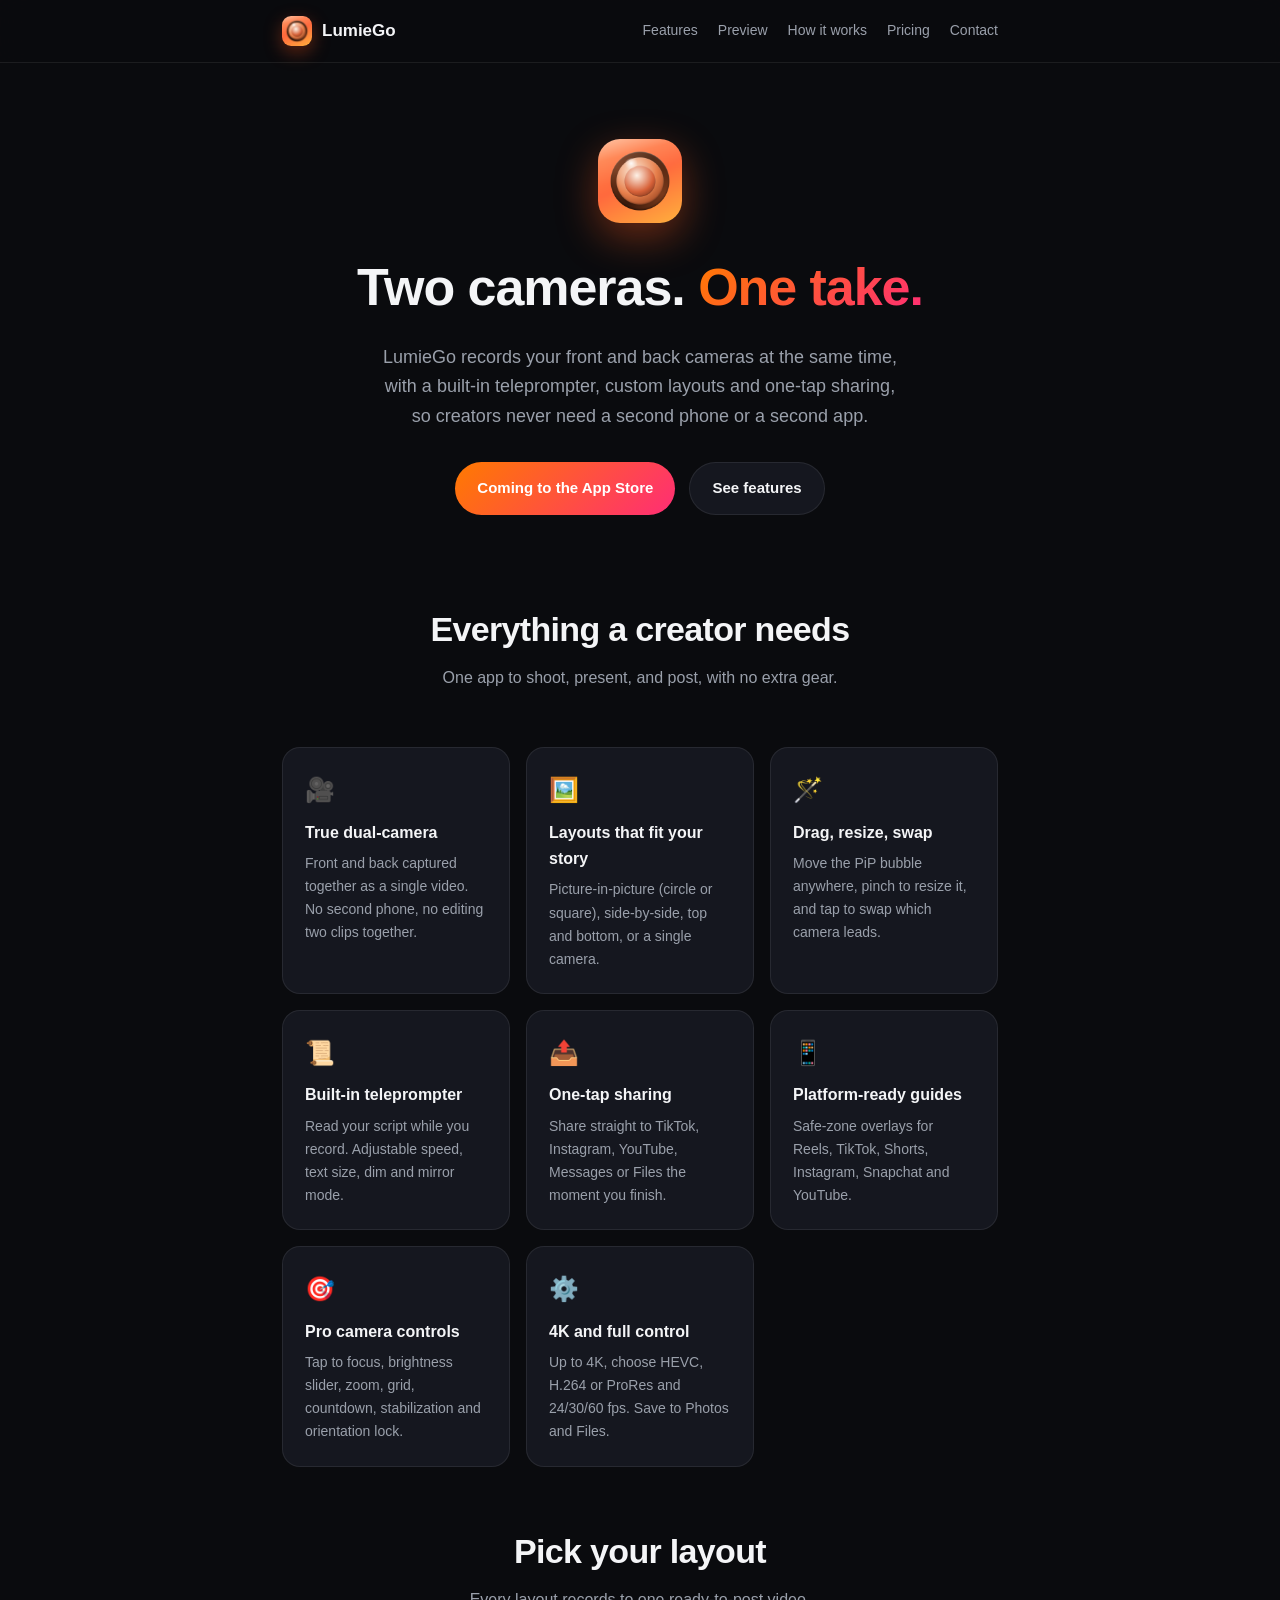
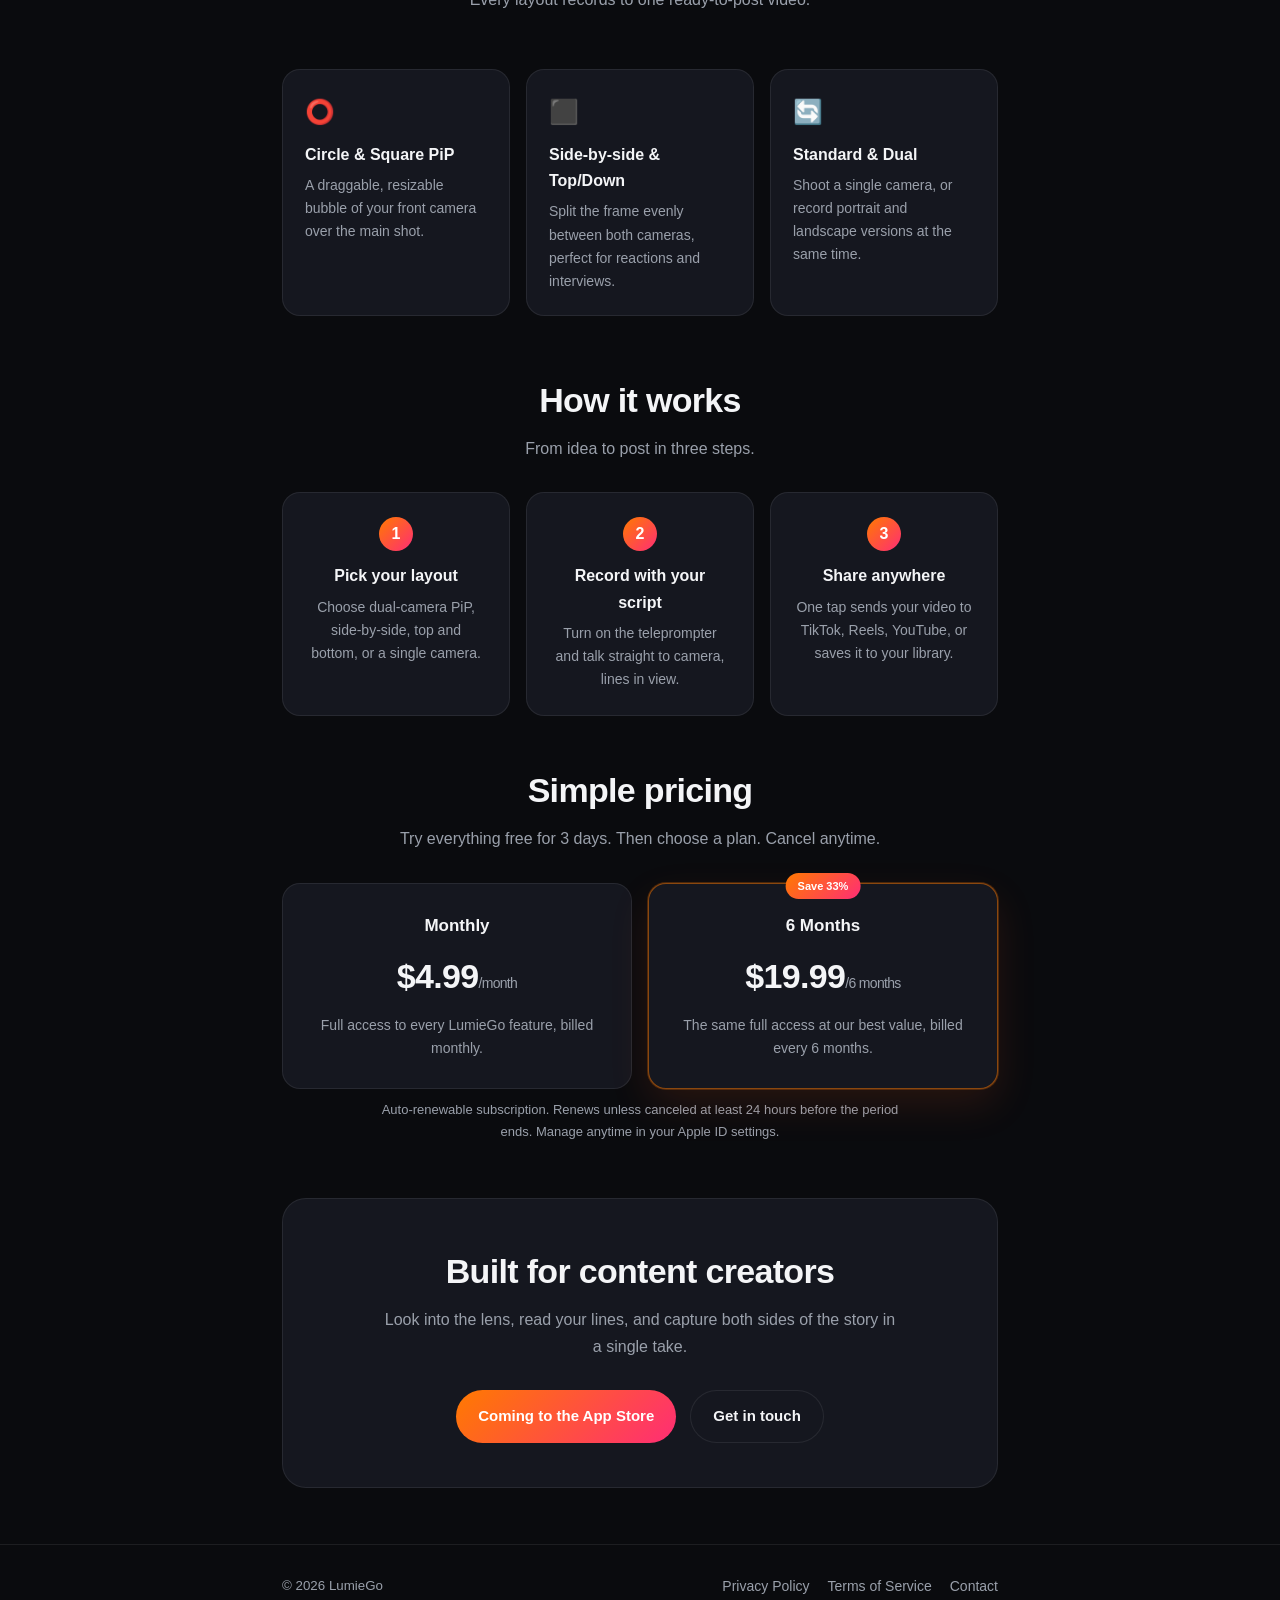
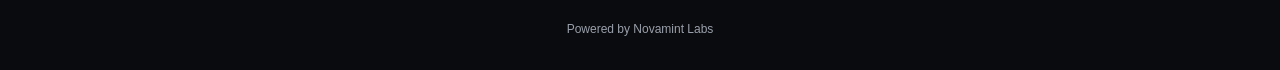
<file: index.html>
<!DOCTYPE html>
<html lang="en">
<head>
  <meta charset="UTF-8" />
  <meta name="viewport" content="width=device-width, initial-scale=1.0" />
  <title>LumieGo - Dual-Camera Recording for Creators</title>
  <meta name="description" content="LumieGo records your front and back cameras at once with PiP, side-by-side, one-tap sharing and a built-in teleprompter. Built for content creators." />
  <link rel="stylesheet" href="styles.css" />
</head>
<body>
  <nav class="nav">
    <div class="wrap">
      <div class="brand"><img class="logo" src="logo.png" alt="LumieGo" /> LumieGo</div>
      <div class="nav-links">
        <a href="#features">Features</a>
        <a href="preview.html">Preview</a>
        <a href="#how">How it works</a>
        <a href="#pricing">Pricing</a>
        <a class="keep" href="contact.html">Contact</a>
      </div>
    </div>
  </nav>

  <!-- Hero -->
  <header class="hero">
    <div class="wrap">
      <img class="logo-lg" src="logo.png" alt="LumieGo" />
      <h1>Two cameras. <span class="gradient-text">One take.</span></h1>
      <p>LumieGo records your front and back cameras at the same time, with a built-in teleprompter, custom layouts and one-tap sharing, so creators never need a second phone or a second app.</p>
      <div class="cta">
        <a class="btn btn-primary" href="#">Coming to the App Store</a>
        <a class="btn btn-ghost" href="#features">See features</a>
      </div>
    </div>
  </header>

  <main class="wrap">
    <!-- Features -->
    <h2 class="section-title" id="features">Everything a creator needs</h2>
    <p class="section-sub">One app to shoot, present, and post, with no extra gear.</p>
    <section class="features">
      <div class="feature">
        <div class="ic">🎥</div>
        <h3>True dual-camera</h3>
        <p>Front and back captured together as a single video. No second phone, no editing two clips together.</p>
      </div>
      <div class="feature">
        <div class="ic">🖼️</div>
        <h3>Layouts that fit your story</h3>
        <p>Picture-in-picture (circle or square), side-by-side, top and bottom, or a single camera.</p>
      </div>
      <div class="feature">
        <div class="ic">🪄</div>
        <h3>Drag, resize, swap</h3>
        <p>Move the PiP bubble anywhere, pinch to resize it, and tap to swap which camera leads.</p>
      </div>
      <div class="feature">
        <div class="ic">📜</div>
        <h3>Built-in teleprompter</h3>
        <p>Read your script while you record. Adjustable speed, text size, dim and mirror mode.</p>
      </div>
      <div class="feature">
        <div class="ic">📤</div>
        <h3>One-tap sharing</h3>
        <p>Share straight to TikTok, Instagram, YouTube, Messages or Files the moment you finish.</p>
      </div>
      <div class="feature">
        <div class="ic">📱</div>
        <h3>Platform-ready guides</h3>
        <p>Safe-zone overlays for Reels, TikTok, Shorts, Instagram, Snapchat and YouTube.</p>
      </div>
      <div class="feature">
        <div class="ic">🎯</div>
        <h3>Pro camera controls</h3>
        <p>Tap to focus, brightness slider, zoom, grid, countdown, stabilization and orientation lock.</p>
      </div>
      <div class="feature">
        <div class="ic">⚙️</div>
        <h3>4K and full control</h3>
        <p>Up to 4K, choose HEVC, H.264 or ProRes and 24/30/60 fps. Save to Photos and Files.</p>
      </div>
    </section>

    <!-- Layouts -->
    <h2 class="section-title" id="layouts">Pick your layout</h2>
    <p class="section-sub">Every layout records to one ready-to-post video.</p>
    <section class="features">
      <div class="feature">
        <div class="ic">⭕</div>
        <h3>Circle &amp; Square PiP</h3>
        <p>A draggable, resizable bubble of your front camera over the main shot.</p>
      </div>
      <div class="feature">
        <div class="ic">⬛</div>
        <h3>Side-by-side &amp; Top/Down</h3>
        <p>Split the frame evenly between both cameras, perfect for reactions and interviews.</p>
      </div>
      <div class="feature">
        <div class="ic">🔄</div>
        <h3>Standard &amp; Dual</h3>
        <p>Shoot a single camera, or record portrait and landscape versions at the same time.</p>
      </div>
    </section>

    <!-- How it works -->
    <h2 class="section-title" id="how">How it works</h2>
    <p class="section-sub">From idea to post in three steps.</p>
    <section class="steps">
      <div class="step">
        <div class="num">1</div>
        <h3>Pick your layout</h3>
        <p>Choose dual-camera PiP, side-by-side, top and bottom, or a single camera.</p>
      </div>
      <div class="step">
        <div class="num">2</div>
        <h3>Record with your script</h3>
        <p>Turn on the teleprompter and talk straight to camera, lines in view.</p>
      </div>
      <div class="step">
        <div class="num">3</div>
        <h3>Share anywhere</h3>
        <p>One tap sends your video to TikTok, Reels, YouTube, or saves it to your library.</p>
      </div>
    </section>

    <!-- Pricing -->
    <h2 class="section-title" id="pricing">Simple pricing</h2>
    <p class="section-sub">Try everything free for 3 days. Then choose a plan. Cancel anytime.</p>
    <section class="pricing">
      <div class="price-card">
        <h3>Monthly</h3>
        <div class="price">$4.99<span>/month</span></div>
        <p>Full access to every LumieGo feature, billed monthly.</p>
      </div>
      <div class="price-card featured">
        <div class="tag">Save 33%</div>
        <h3>6 Months</h3>
        <div class="price">$19.99<span>/6 months</span></div>
        <p>The same full access at our best value, billed every 6 months.</p>
      </div>
    </section>
    <p class="section-sub" style="font-size:13px;">Auto-renewable subscription. Renews unless canceled at least 24 hours before the period ends. Manage anytime in your Apple ID settings.</p>

    <!-- CTA band -->
    <section class="band">
      <h2 class="section-title" style="margin-top:0;">Built for content creators</h2>
      <p class="section-sub">Look into the lens, read your lines, and capture both sides of the story in a single take.</p>
      <div class="cta">
        <a class="btn btn-primary" href="#">Coming to the App Store</a>
        <a class="btn btn-ghost" href="contact.html">Get in touch</a>
      </div>
    </section>
  </main>

  <footer class="footer">
    <div class="wrap">
      <small>© 2026 LumieGo</small>
      <div class="links">
        <a href="privacy.html">Privacy Policy</a>
        <a href="terms.html">Terms of Service</a>
        <a href="contact.html">Contact</a>
      </div>
      <div class="powered">Powered by Novamint Labs</div>
    </div>
  </footer>
</body>
</html>
</file>
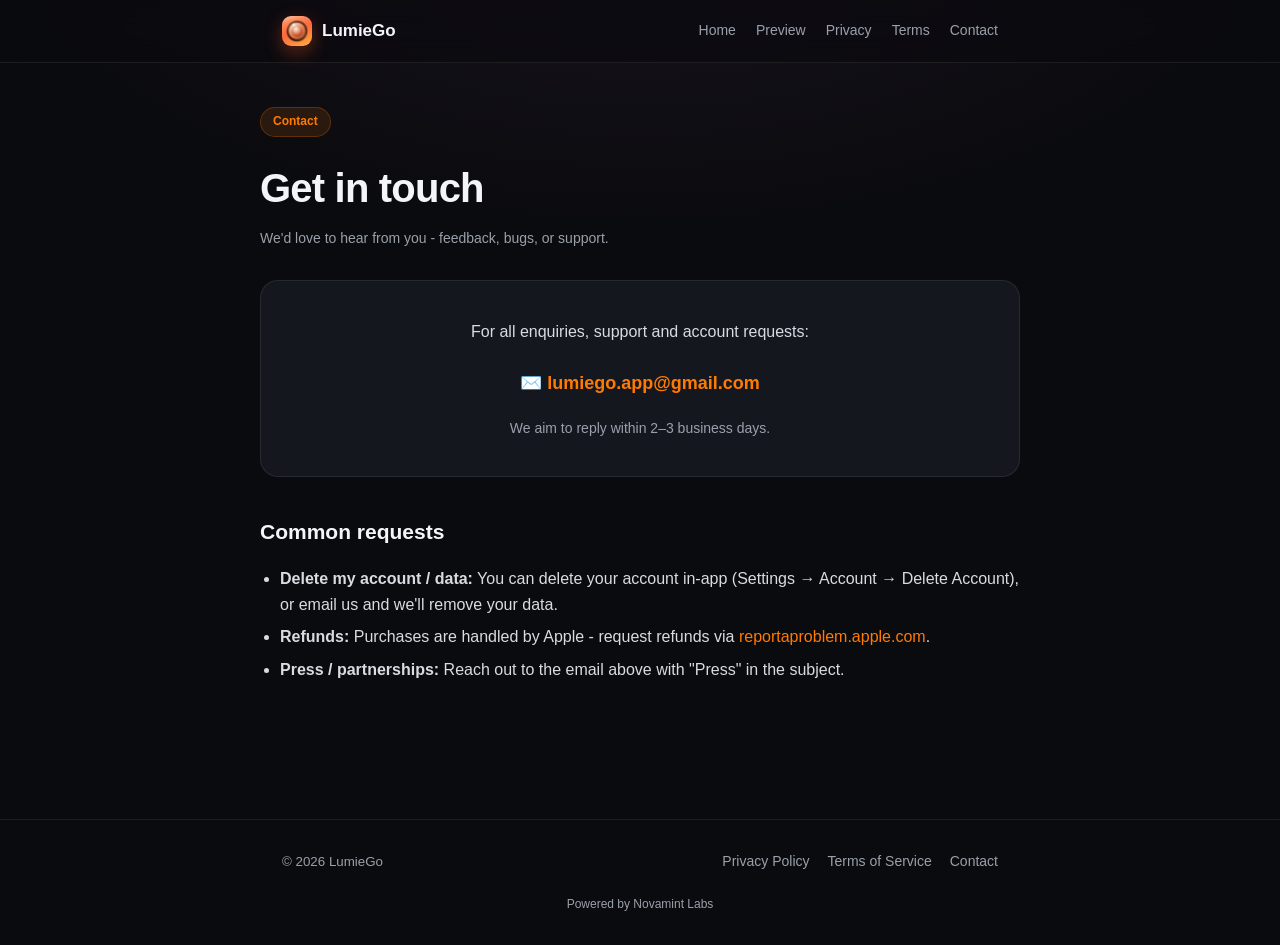
<file: contact.html>
<!DOCTYPE html>
<html lang="en">
<head>
  <meta charset="UTF-8" />
  <meta name="viewport" content="width=device-width, initial-scale=1.0" />
  <title>Contact - LumieGo</title>
  <meta name="description" content="Get in touch with the LumieGo team." />
  <link rel="stylesheet" href="styles.css" />
</head>
<body>
  <nav class="nav">
    <div class="wrap">
      <a class="brand" href="index.html" style="color:inherit"><img class="logo" src="logo.png" alt="LumieGo" /> LumieGo</a>
      <div class="nav-links">
        <a href="index.html">Home</a>
        <a href="preview.html">Preview</a>
        <a href="privacy.html">Privacy</a>
        <a href="terms.html">Terms</a>
        <a class="keep" href="contact.html">Contact</a>
      </div>
    </div>
  </nav>

  <main class="wrap doc">
    <span class="pill">Contact</span>
    <h1>Get in touch</h1>
    <p class="updated">We'd love to hear from you - feedback, bugs, or support.</p>

    <div class="card contact-card">
      <p>For all enquiries, support and account requests:</p>
      <a class="email-btn" href="mailto:lumiego.app@gmail.com">✉️ lumiego.app@gmail.com</a>
      <p style="margin-top:18px;color:var(--muted);font-size:14px;">We aim to reply within 2–3 business days.</p>
    </div>

    <h2>Common requests</h2>
    <ul>
      <li><strong>Delete my account / data:</strong> You can delete your account in-app (Settings → Account → Delete Account), or email us and we'll remove your data.</li>
      <li><strong>Refunds:</strong> Purchases are handled by Apple - request refunds via <a href="https://reportaproblem.apple.com">reportaproblem.apple.com</a>.</li>
      <li><strong>Press / partnerships:</strong> Reach out to the email above with "Press" in the subject.</li>
    </ul>
  </main>

  <footer class="footer">
    <div class="wrap">
      <small>© 2026 LumieGo</small>
      <div class="links">
        <a href="privacy.html">Privacy Policy</a>
        <a href="terms.html">Terms of Service</a>
        <a href="contact.html">Contact</a>
      </div>
      <div class="powered">Powered by Novamint Labs</div>
    </div>
  </footer>
</body>
</html>
</file>
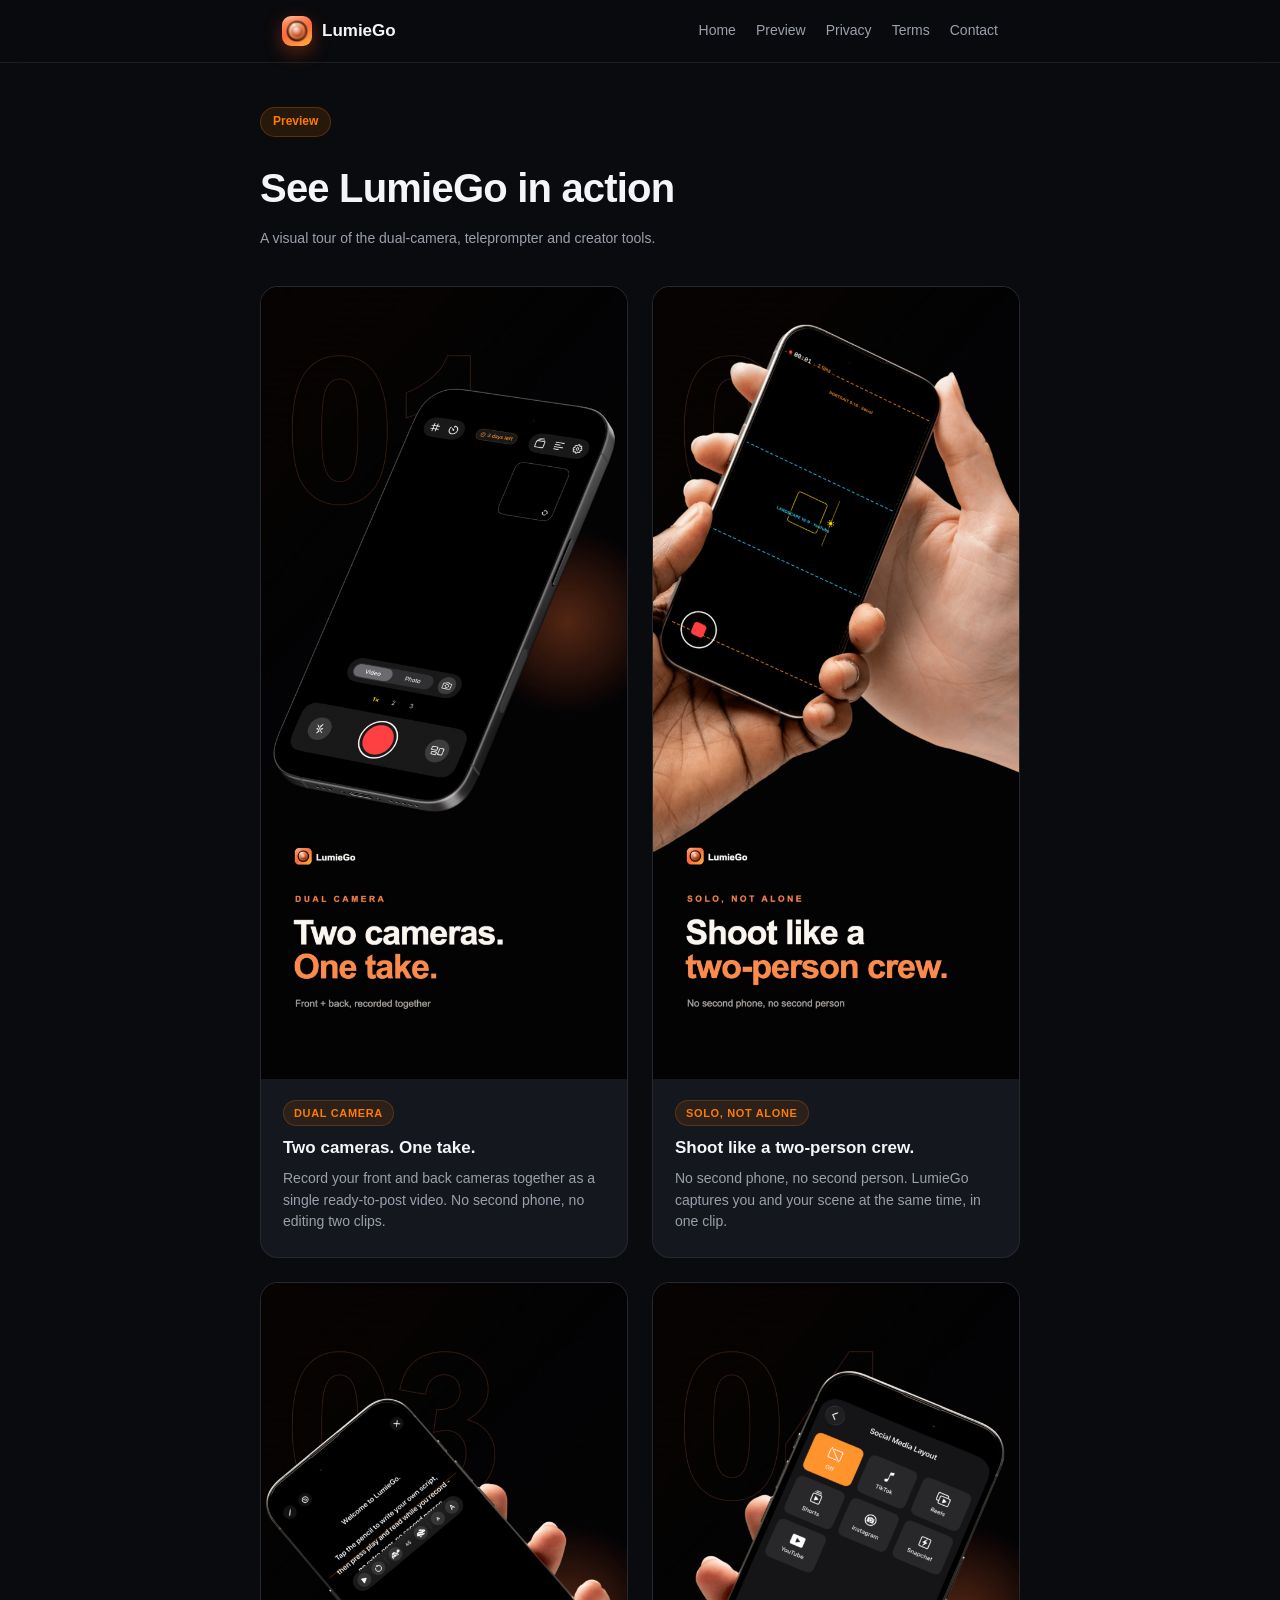
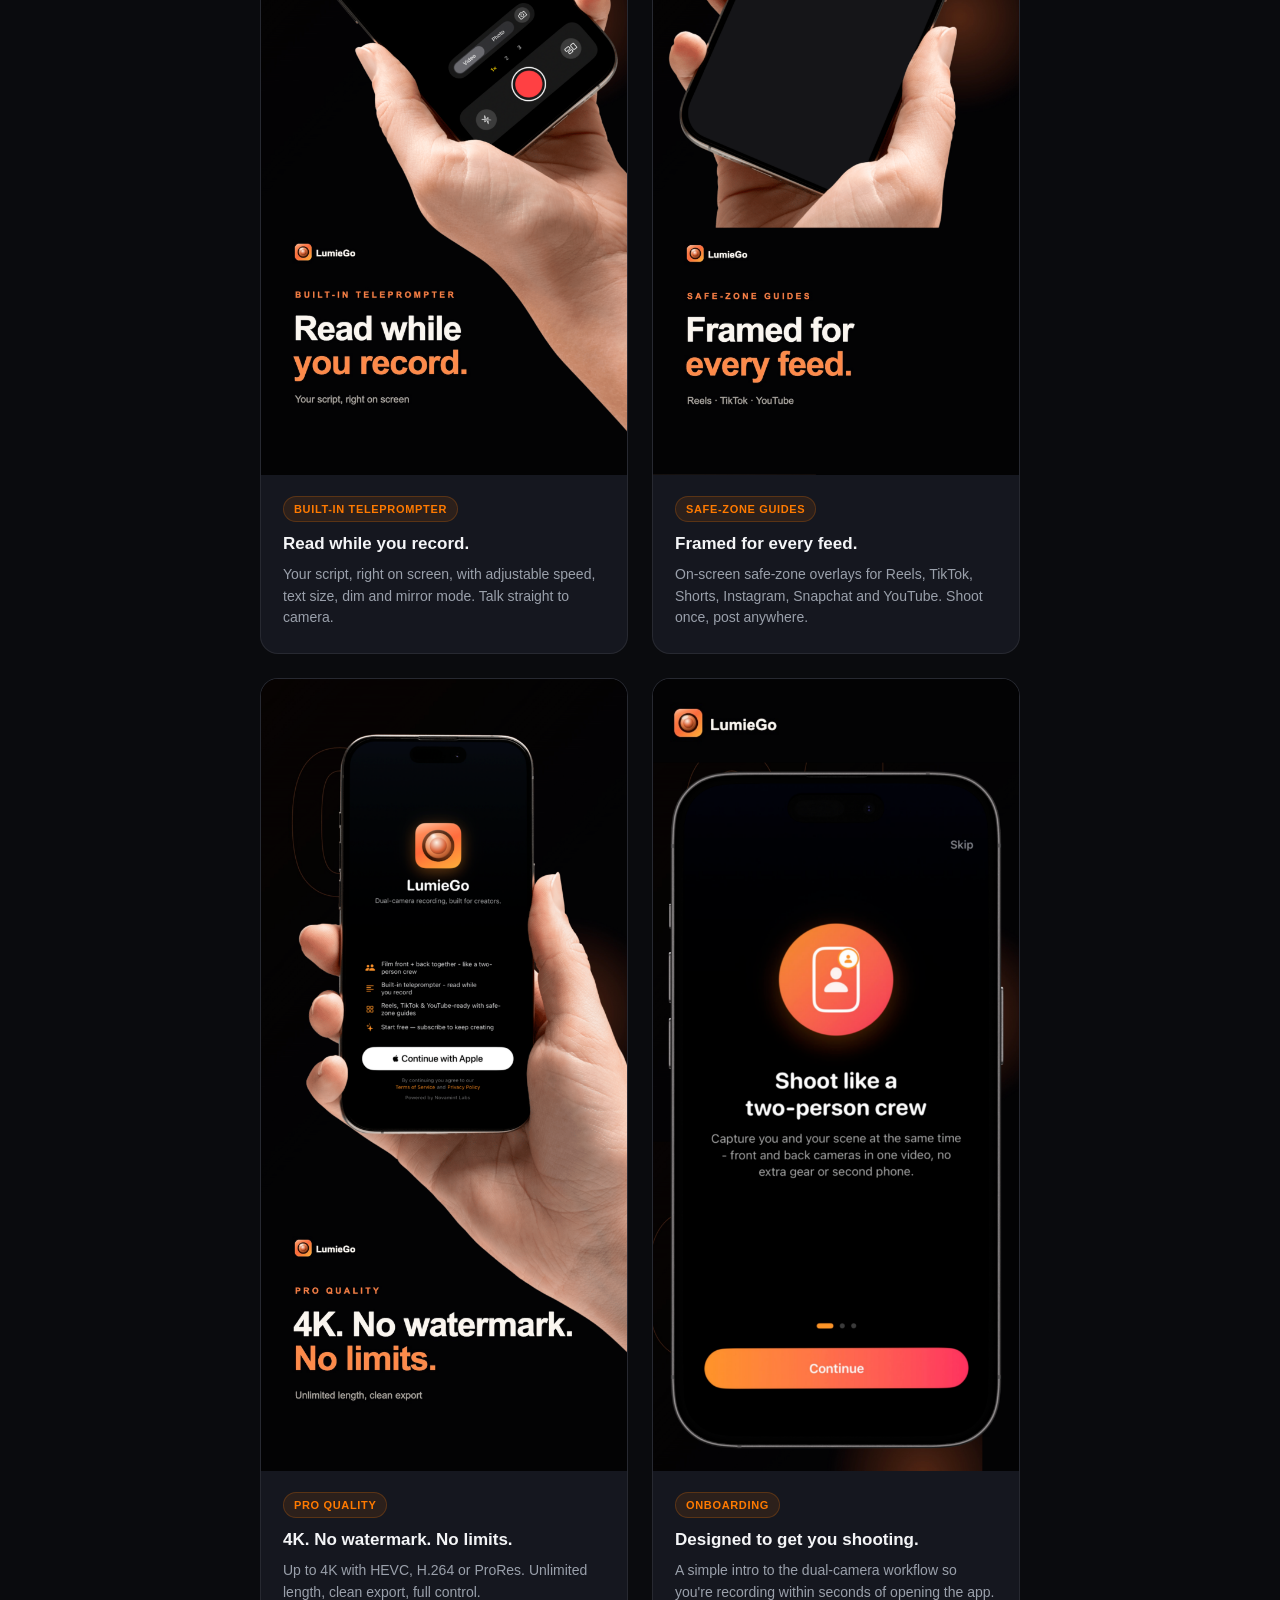
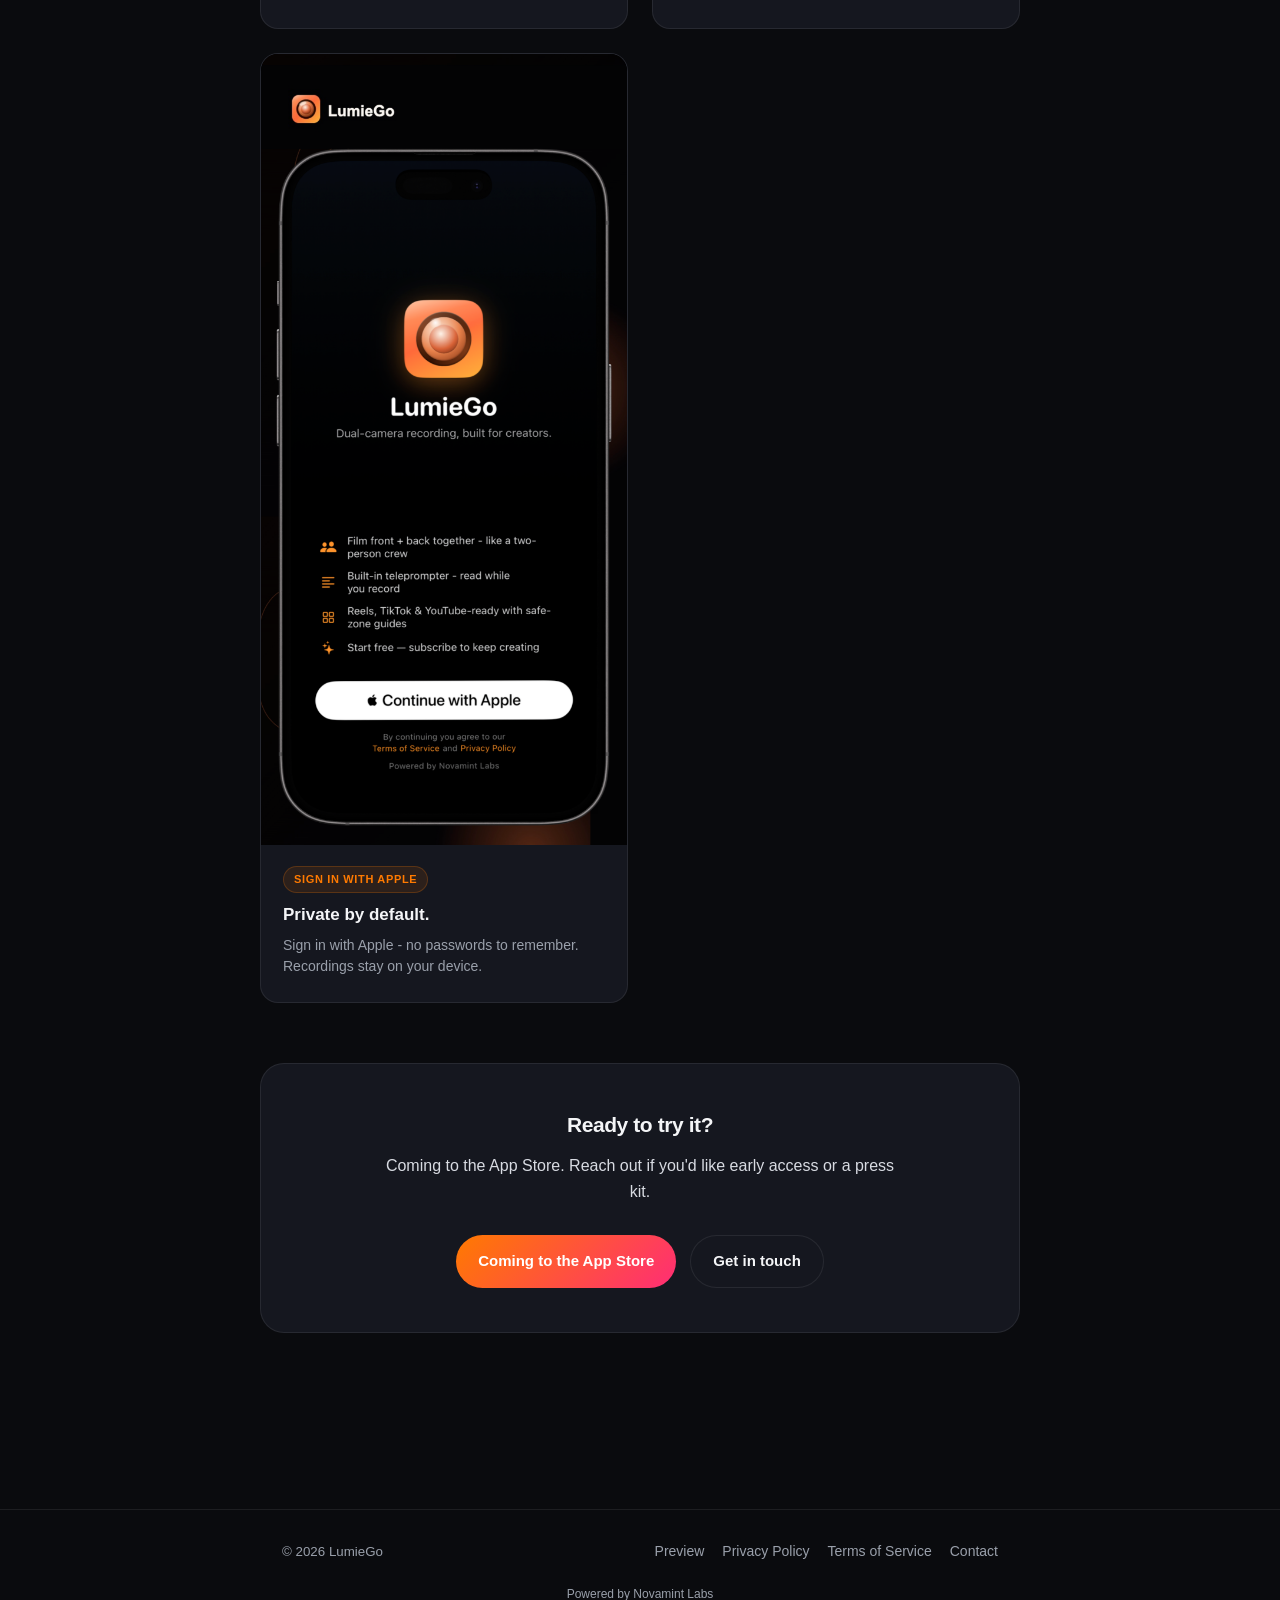
<file: preview.html>
<!DOCTYPE html>
<html lang="en">
<head>
  <meta charset="UTF-8" />
  <meta name="viewport" content="width=device-width, initial-scale=1.0" />
  <title>Preview - LumieGo</title>
  <meta name="description" content="A visual tour of LumieGo - dual-camera recording, built-in teleprompter, safe-zone guides and pro-quality video for creators." />
  <link rel="stylesheet" href="styles.css" />
</head>
<body>
  <nav class="nav">
    <div class="wrap">
      <a class="brand" href="index.html" style="color:inherit"><img class="logo" src="logo.png" alt="LumieGo" /> LumieGo</a>
      <div class="nav-links">
        <a href="index.html">Home</a>
        <a href="preview.html">Preview</a>
        <a href="privacy.html">Privacy</a>
        <a href="terms.html">Terms</a>
        <a class="keep" href="contact.html">Contact</a>
      </div>
    </div>
  </nav>

  <main class="wrap doc">
    <span class="pill">Preview</span>
    <h1>See LumieGo in action</h1>
    <p class="updated">A visual tour of the dual-camera, teleprompter and creator tools.</p>

    <section class="preview-grid">
      <figure class="preview-card">
        <span class="shot"><img src="images/1.png" alt="LumieGo dual-camera recording screen" loading="lazy" /></span>
        <figcaption>
          <span class="preview-tag">Dual Camera</span>
          <h3>Two cameras. One take.</h3>
          <p>Record your front and back cameras together as a single ready-to-post video. No second phone, no editing two clips.</p>
        </figcaption>
      </figure>

      <figure class="preview-card">
        <span class="shot"><img src="images/2.png" alt="LumieGo two-person crew framing" loading="lazy" /></span>
        <figcaption>
          <span class="preview-tag">Solo, Not Alone</span>
          <h3>Shoot like a two-person crew.</h3>
          <p>No second phone, no second person. LumieGo captures you and your scene at the same time, in one clip.</p>
        </figcaption>
      </figure>

      <figure class="preview-card">
        <span class="shot"><img src="images/3.png" alt="LumieGo teleprompter overlay" loading="lazy" /></span>
        <figcaption>
          <span class="preview-tag">Built-In Teleprompter</span>
          <h3>Read while you record.</h3>
          <p>Your script, right on screen, with adjustable speed, text size, dim and mirror mode. Talk straight to camera.</p>
        </figcaption>
      </figure>

      <figure class="preview-card">
        <span class="shot"><img src="images/4.png" alt="LumieGo social media safe-zone layouts" loading="lazy" /></span>
        <figcaption>
          <span class="preview-tag">Safe-Zone Guides</span>
          <h3>Framed for every feed.</h3>
          <p>On-screen safe-zone overlays for Reels, TikTok, Shorts, Instagram, Snapchat and YouTube. Shoot once, post anywhere.</p>
        </figcaption>
      </figure>

      <figure class="preview-card">
        <span class="shot"><img src="images/5.png" alt="LumieGo pro quality features" loading="lazy" /></span>
        <figcaption>
          <span class="preview-tag">Pro Quality</span>
          <h3>4K. No watermark. No limits.</h3>
          <p>Up to 4K with HEVC, H.264 or ProRes. Unlimited length, clean export, full control.</p>
        </figcaption>
      </figure>

      <figure class="preview-card">
        <span class="shot"><img src="images/6.png" alt="LumieGo onboarding screen" loading="lazy" /></span>
        <figcaption>
          <span class="preview-tag">Onboarding</span>
          <h3>Designed to get you shooting.</h3>
          <p>A simple intro to the dual-camera workflow so you're recording within seconds of opening the app.</p>
        </figcaption>
      </figure>

      <figure class="preview-card">
        <span class="shot"><img src="images/7.png" alt="LumieGo welcome and sign-in screen" loading="lazy" /></span>
        <figcaption>
          <span class="preview-tag">Sign in with Apple</span>
          <h3>Private by default.</h3>
          <p>Sign in with Apple - no passwords to remember. Recordings stay on your device.</p>
        </figcaption>
      </figure>
    </section>

    <section class="band">
      <h2 class="section-title" style="margin-top:0;">Ready to try it?</h2>
      <p class="section-sub">Coming to the App Store. Reach out if you'd like early access or a press kit.</p>
      <div class="cta">
        <a class="btn btn-primary" href="#">Coming to the App Store</a>
        <a class="btn btn-ghost" href="contact.html">Get in touch</a>
      </div>
    </section>
  </main>

  <footer class="footer">
    <div class="wrap">
      <small>© 2026 LumieGo</small>
      <div class="links">
        <a href="preview.html">Preview</a>
        <a href="privacy.html">Privacy Policy</a>
        <a href="terms.html">Terms of Service</a>
        <a href="contact.html">Contact</a>
      </div>
      <div class="powered">Powered by Novamint Labs</div>
    </div>
  </footer>

  <script>
    // Reveal preview cards as they enter the viewport - alternating left/right.
    (function () {
      var cards = document.querySelectorAll('.preview-card');
      if (!('IntersectionObserver' in window)) {
        // Fallback: just show everything immediately on older browsers.
        cards.forEach(function (c) { c.classList.add('is-visible'); });
        return;
      }
      var io = new IntersectionObserver(function (entries) {
        entries.forEach(function (entry) {
          if (entry.isIntersecting) {
            entry.target.classList.add('is-visible');
            io.unobserve(entry.target);   // animate once, then stop watching
          }
        });
      }, { threshold: 0.18, rootMargin: '0px 0px -40px 0px' });
      cards.forEach(function (c) { io.observe(c); });
    })();
  </script>
</body>
</html>
</file>
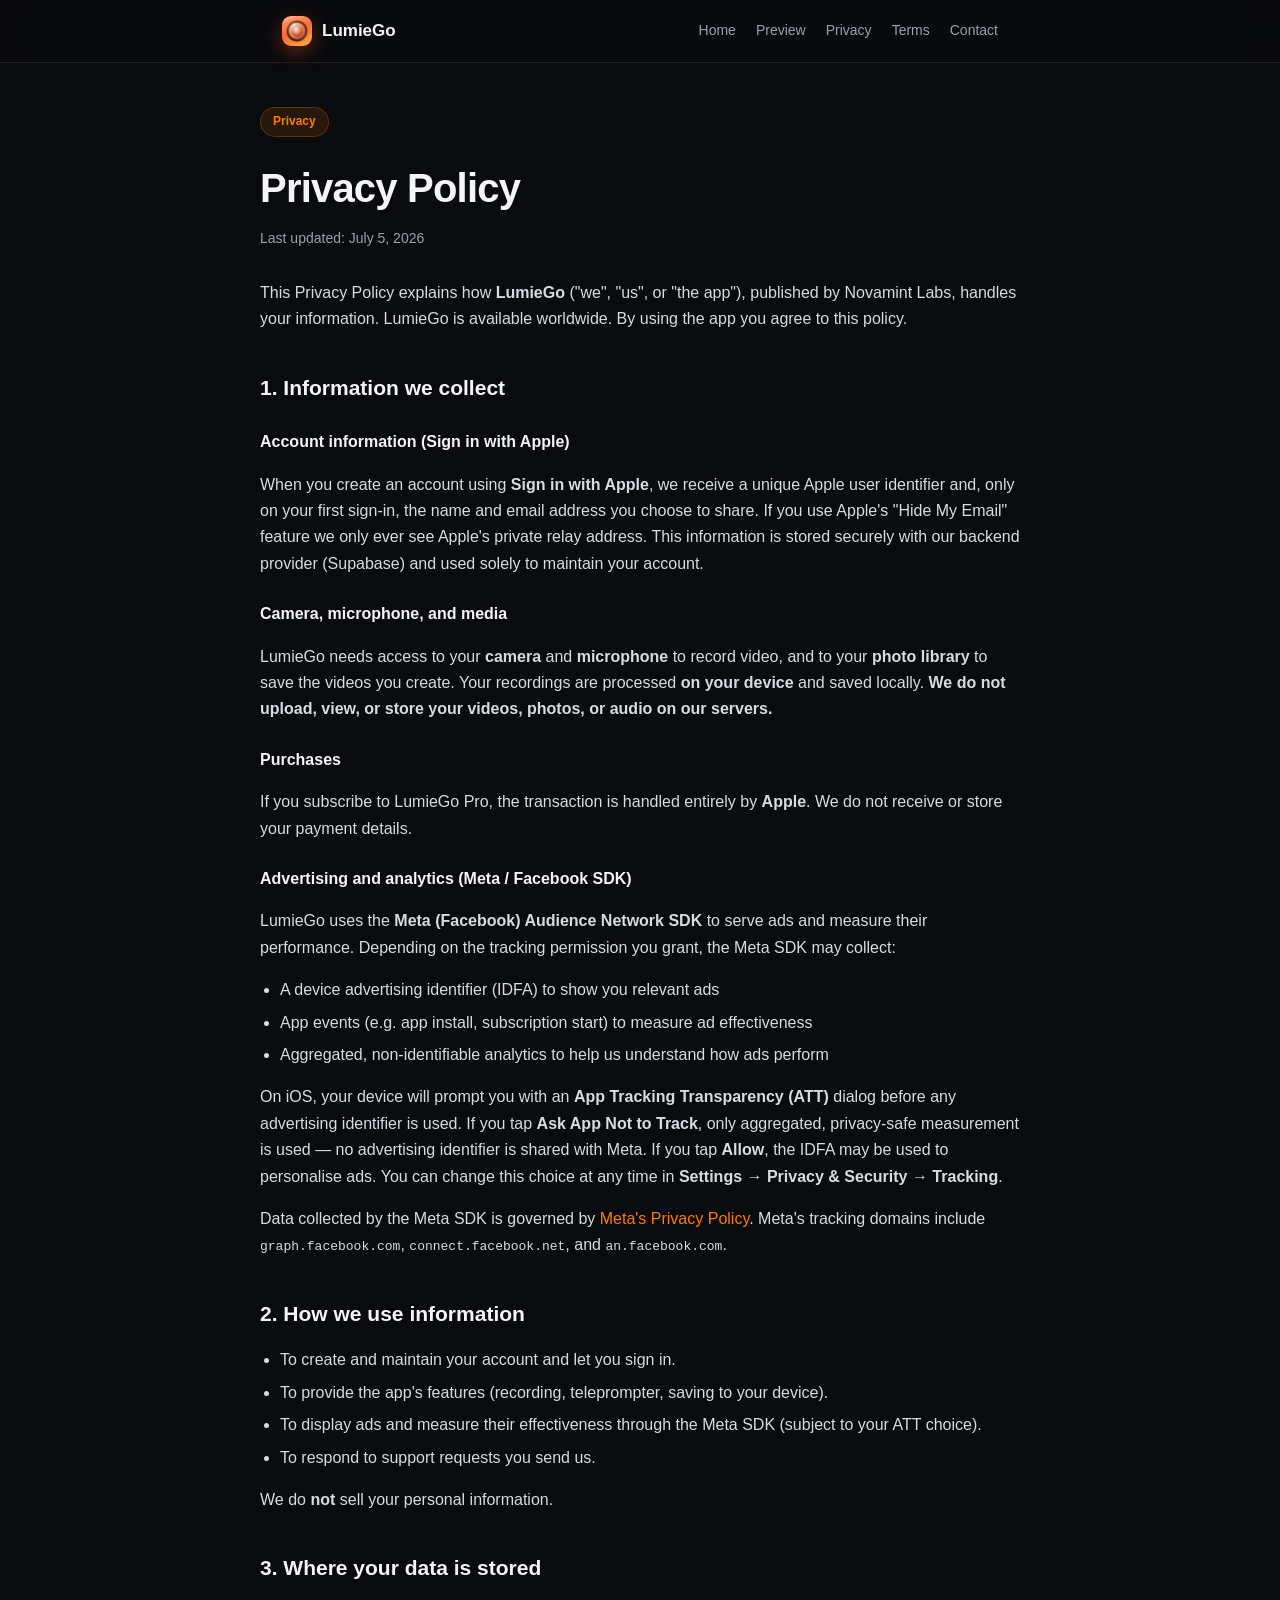
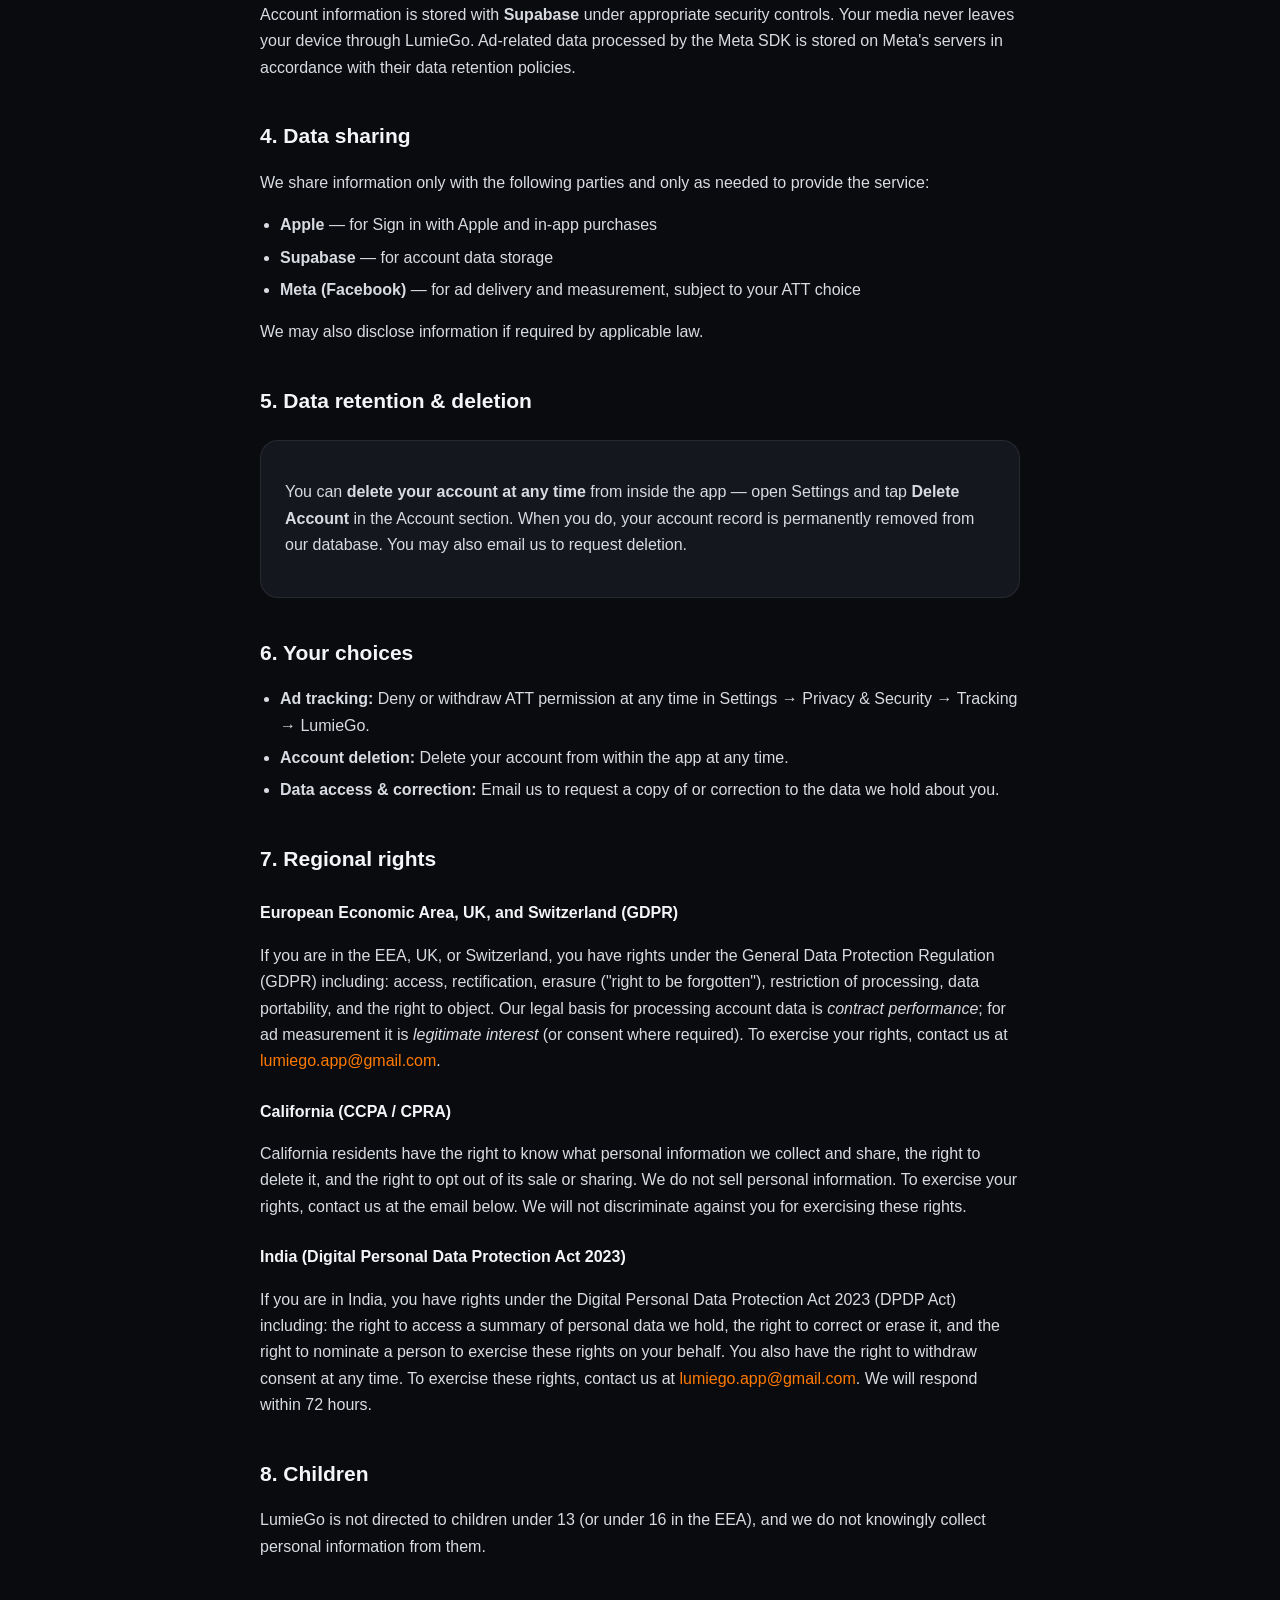
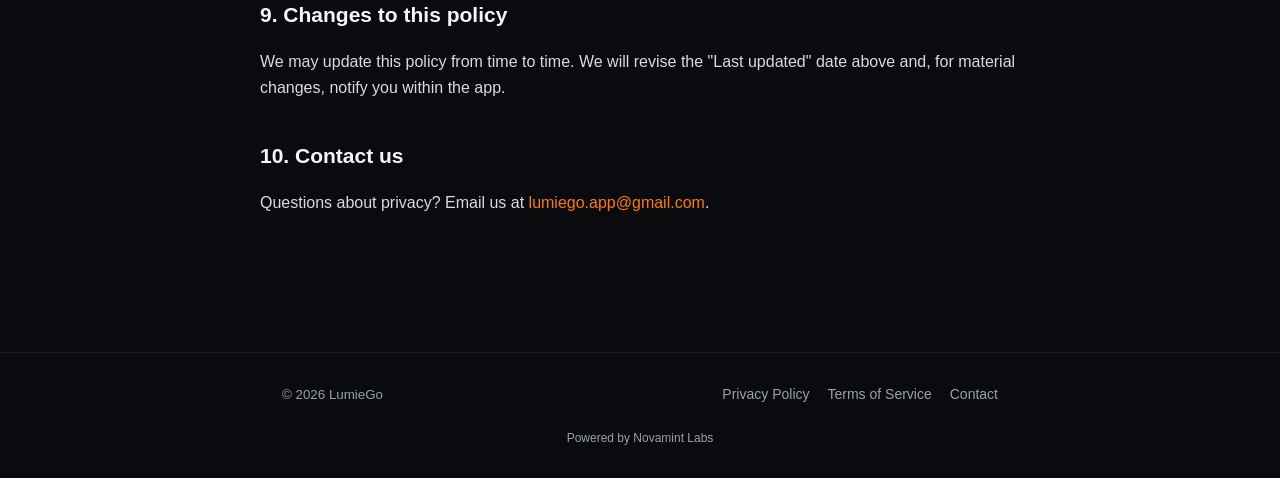
<file: privacy.html>
<!DOCTYPE html>
<html lang="en">
<head>
  <meta charset="UTF-8" />
  <meta name="viewport" content="width=device-width, initial-scale=1.0" />
  <title>Privacy Policy - LumieGo</title>
  <meta name="description" content="LumieGo Privacy Policy - what we collect, how we use it, and your choices." />
  <link rel="stylesheet" href="styles.css" />
</head>
<body>
  <nav class="nav">
    <div class="wrap">
      <a class="brand" href="index.html" style="color:inherit"><img class="logo" src="logo.png" alt="LumieGo" /> LumieGo</a>
      <div class="nav-links">
        <a href="index.html">Home</a>
        <a href="preview.html">Preview</a>
        <a href="privacy.html">Privacy</a>
        <a href="terms.html">Terms</a>
        <a class="keep" href="contact.html">Contact</a>
      </div>
    </div>
  </nav>

  <main class="wrap doc">
    <span class="pill">Privacy</span>
    <h1>Privacy Policy</h1>
    <p class="updated">Last updated: July 5, 2026</p>

    <p>This Privacy Policy explains how <strong>LumieGo</strong> ("we", "us", or "the app"), published by Novamint Labs, handles your information. LumieGo is available worldwide. By using the app you agree to this policy.</p>

    <h2>1. Information we collect</h2>

    <h3>Account information (Sign in with Apple)</h3>
    <p>When you create an account using <strong>Sign in with Apple</strong>, we receive a unique Apple user identifier and, only on your first sign-in, the name and email address you choose to share. If you use Apple's "Hide My Email" feature we only ever see Apple's private relay address. This information is stored securely with our backend provider (Supabase) and used solely to maintain your account.</p>

    <h3>Camera, microphone, and media</h3>
    <p>LumieGo needs access to your <strong>camera</strong> and <strong>microphone</strong> to record video, and to your <strong>photo library</strong> to save the videos you create. Your recordings are processed <strong>on your device</strong> and saved locally. <strong>We do not upload, view, or store your videos, photos, or audio on our servers.</strong></p>

    <h3>Purchases</h3>
    <p>If you subscribe to LumieGo Pro, the transaction is handled entirely by <strong>Apple</strong>. We do not receive or store your payment details.</p>

    <h3>Advertising and analytics (Meta / Facebook SDK)</h3>
    <p>LumieGo uses the <strong>Meta (Facebook) Audience Network SDK</strong> to serve ads and measure their performance. Depending on the tracking permission you grant, the Meta SDK may collect:</p>
    <ul>
      <li>A device advertising identifier (IDFA) to show you relevant ads</li>
      <li>App events (e.g. app install, subscription start) to measure ad effectiveness</li>
      <li>Aggregated, non-identifiable analytics to help us understand how ads perform</li>
    </ul>
    <p>On iOS, your device will prompt you with an <strong>App Tracking Transparency (ATT)</strong> dialog before any advertising identifier is used. If you tap <strong>Ask App Not to Track</strong>, only aggregated, privacy-safe measurement is used — no advertising identifier is shared with Meta. If you tap <strong>Allow</strong>, the IDFA may be used to personalise ads. You can change this choice at any time in <strong>Settings → Privacy &amp; Security → Tracking</strong>.</p>
    <p>Data collected by the Meta SDK is governed by <a href="https://www.facebook.com/privacy/policy/" target="_blank" rel="noopener">Meta's Privacy Policy</a>. Meta's tracking domains include <code>graph.facebook.com</code>, <code>connect.facebook.net</code>, and <code>an.facebook.com</code>.</p>

    <h2>2. How we use information</h2>
    <ul>
      <li>To create and maintain your account and let you sign in.</li>
      <li>To provide the app's features (recording, teleprompter, saving to your device).</li>
      <li>To display ads and measure their effectiveness through the Meta SDK (subject to your ATT choice).</li>
      <li>To respond to support requests you send us.</li>
    </ul>
    <p>We do <strong>not</strong> sell your personal information.</p>

    <h2>3. Where your data is stored</h2>
    <p>Account information is stored with <strong>Supabase</strong> under appropriate security controls. Your media never leaves your device through LumieGo. Ad-related data processed by the Meta SDK is stored on Meta's servers in accordance with their data retention policies.</p>

    <h2>4. Data sharing</h2>
    <p>We share information only with the following parties and only as needed to provide the service:</p>
    <ul>
      <li><strong>Apple</strong> — for Sign in with Apple and in-app purchases</li>
      <li><strong>Supabase</strong> — for account data storage</li>
      <li><strong>Meta (Facebook)</strong> — for ad delivery and measurement, subject to your ATT choice</li>
    </ul>
    <p>We may also disclose information if required by applicable law.</p>

    <h2>5. Data retention &amp; deletion</h2>
    <div class="card">
      <p>You can <strong>delete your account at any time</strong> from inside the app — open Settings and tap <strong>Delete Account</strong> in the Account section. When you do, your account record is permanently removed from our database. You may also email us to request deletion.</p>
    </div>

    <h2>6. Your choices</h2>
    <ul>
      <li><strong>Ad tracking:</strong> Deny or withdraw ATT permission at any time in Settings → Privacy &amp; Security → Tracking → LumieGo.</li>
      <li><strong>Account deletion:</strong> Delete your account from within the app at any time.</li>
      <li><strong>Data access &amp; correction:</strong> Email us to request a copy of or correction to the data we hold about you.</li>
    </ul>

    <h2>7. Regional rights</h2>

    <h3>European Economic Area, UK, and Switzerland (GDPR)</h3>
    <p>If you are in the EEA, UK, or Switzerland, you have rights under the General Data Protection Regulation (GDPR) including: access, rectification, erasure ("right to be forgotten"), restriction of processing, data portability, and the right to object. Our legal basis for processing account data is <em>contract performance</em>; for ad measurement it is <em>legitimate interest</em> (or consent where required). To exercise your rights, contact us at <a href="mailto:lumiego.app@gmail.com">lumiego.app@gmail.com</a>.</p>

    <h3>California (CCPA / CPRA)</h3>
    <p>California residents have the right to know what personal information we collect and share, the right to delete it, and the right to opt out of its sale or sharing. We do not sell personal information. To exercise your rights, contact us at the email below. We will not discriminate against you for exercising these rights.</p>

    <h3>India (Digital Personal Data Protection Act 2023)</h3>
    <p>If you are in India, you have rights under the Digital Personal Data Protection Act 2023 (DPDP Act) including: the right to access a summary of personal data we hold, the right to correct or erase it, and the right to nominate a person to exercise these rights on your behalf. You also have the right to withdraw consent at any time. To exercise these rights, contact us at <a href="mailto:lumiego.app@gmail.com">lumiego.app@gmail.com</a>. We will respond within 72 hours.</p>

    <h2>8. Children</h2>
    <p>LumieGo is not directed to children under 13 (or under 16 in the EEA), and we do not knowingly collect personal information from them.</p>

    <h2>9. Changes to this policy</h2>
    <p>We may update this policy from time to time. We will revise the "Last updated" date above and, for material changes, notify you within the app.</p>

    <h2>10. Contact us</h2>
    <p>Questions about privacy? Email us at <a href="mailto:lumiego.app@gmail.com">lumiego.app@gmail.com</a>.</p>
  </main>

  <footer class="footer">
    <div class="wrap">
      <small>© 2026 LumieGo</small>
      <div class="links">
        <a href="privacy.html">Privacy Policy</a>
        <a href="terms.html">Terms of Service</a>
        <a href="contact.html">Contact</a>
      </div>
      <div class="powered">Powered by Novamint Labs</div>
    </div>
  </footer>
</body>
</html>
</file>
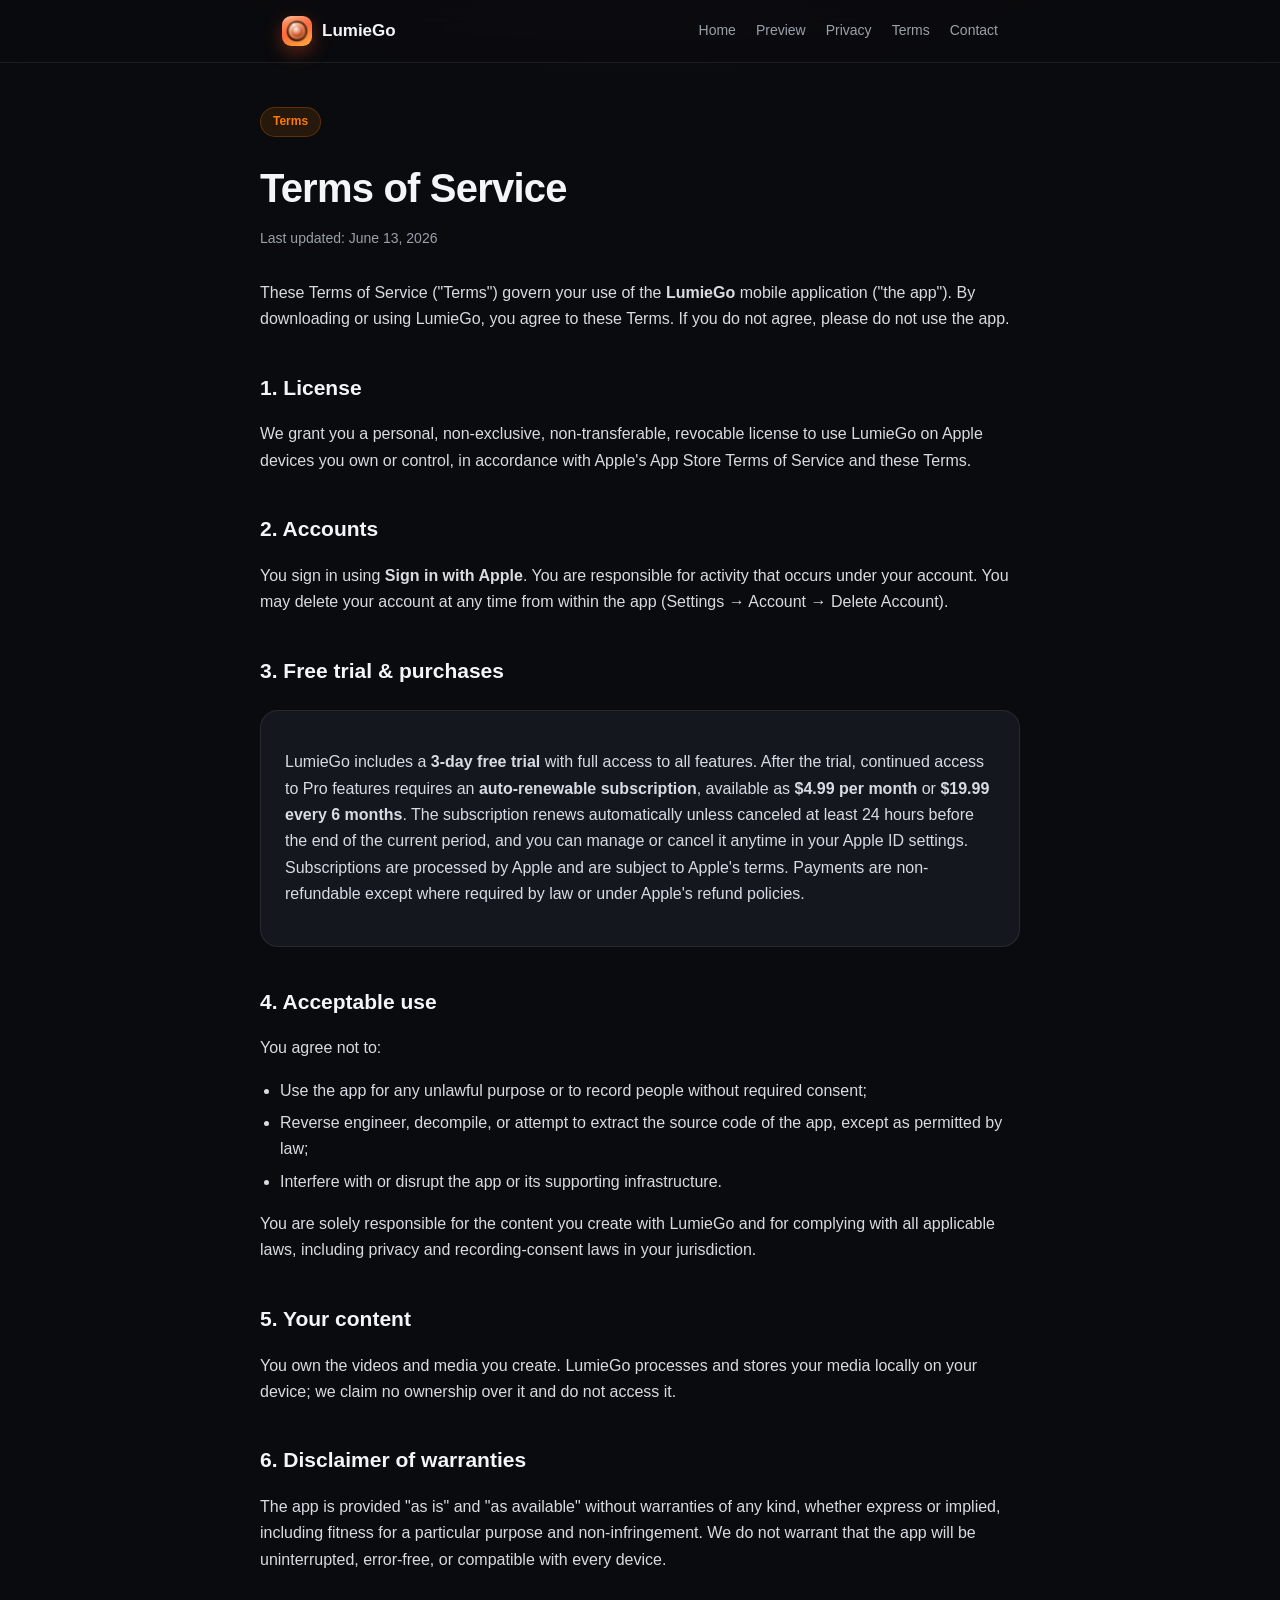
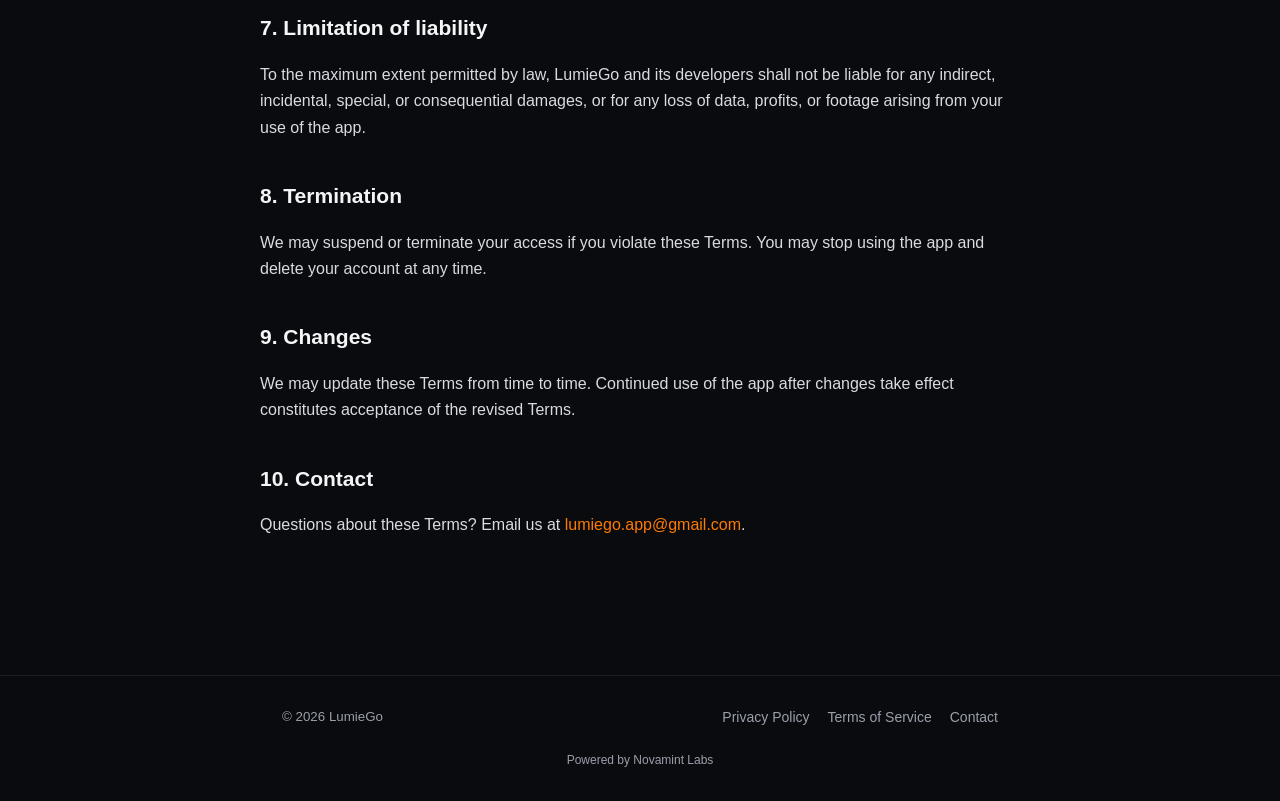
<file: terms.html>
<!DOCTYPE html>
<html lang="en">
<head>
  <meta charset="UTF-8" />
  <meta name="viewport" content="width=device-width, initial-scale=1.0" />
  <title>Terms of Service - LumieGo</title>
  <meta name="description" content="LumieGo Terms of Service." />
  <link rel="stylesheet" href="styles.css" />
</head>
<body>
  <nav class="nav">
    <div class="wrap">
      <a class="brand" href="index.html" style="color:inherit"><img class="logo" src="logo.png" alt="LumieGo" /> LumieGo</a>
      <div class="nav-links">
        <a href="index.html">Home</a>
        <a href="preview.html">Preview</a>
        <a href="privacy.html">Privacy</a>
        <a href="terms.html">Terms</a>
        <a class="keep" href="contact.html">Contact</a>
      </div>
    </div>
  </nav>

  <main class="wrap doc">
    <span class="pill">Terms</span>
    <h1>Terms of Service</h1>
    <p class="updated">Last updated: June 13, 2026</p>

    <p>These Terms of Service ("Terms") govern your use of the <strong>LumieGo</strong> mobile application ("the app"). By downloading or using LumieGo, you agree to these Terms. If you do not agree, please do not use the app.</p>

    <h2>1. License</h2>
    <p>We grant you a personal, non-exclusive, non-transferable, revocable license to use LumieGo on Apple devices you own or control, in accordance with Apple's App Store Terms of Service and these Terms.</p>

    <h2>2. Accounts</h2>
    <p>You sign in using <strong>Sign in with Apple</strong>. You are responsible for activity that occurs under your account. You may delete your account at any time from within the app (Settings → Account → Delete Account).</p>

    <h2>3. Free trial &amp; purchases</h2>
    <div class="card">
      <p>LumieGo includes a <strong>3-day free trial</strong> with full access to all features. After the trial, continued access to Pro features requires an <strong>auto-renewable subscription</strong>, available as <strong>$4.99 per month</strong> or <strong>$19.99 every 6 months</strong>. The subscription renews automatically unless canceled at least 24 hours before the end of the current period, and you can manage or cancel it anytime in your Apple ID settings. Subscriptions are processed by Apple and are subject to Apple's terms. Payments are non-refundable except where required by law or under Apple's refund policies.</p>
    </div>

    <h2>4. Acceptable use</h2>
    <p>You agree not to:</p>
    <ul>
      <li>Use the app for any unlawful purpose or to record people without required consent;</li>
      <li>Reverse engineer, decompile, or attempt to extract the source code of the app, except as permitted by law;</li>
      <li>Interfere with or disrupt the app or its supporting infrastructure.</li>
    </ul>
    <p>You are solely responsible for the content you create with LumieGo and for complying with all applicable laws, including privacy and recording-consent laws in your jurisdiction.</p>

    <h2>5. Your content</h2>
    <p>You own the videos and media you create. LumieGo processes and stores your media locally on your device; we claim no ownership over it and do not access it.</p>

    <h2>6. Disclaimer of warranties</h2>
    <p>The app is provided "as is" and "as available" without warranties of any kind, whether express or implied, including fitness for a particular purpose and non-infringement. We do not warrant that the app will be uninterrupted, error-free, or compatible with every device.</p>

    <h2>7. Limitation of liability</h2>
    <p>To the maximum extent permitted by law, LumieGo and its developers shall not be liable for any indirect, incidental, special, or consequential damages, or for any loss of data, profits, or footage arising from your use of the app.</p>

    <h2>8. Termination</h2>
    <p>We may suspend or terminate your access if you violate these Terms. You may stop using the app and delete your account at any time.</p>

    <h2>9. Changes</h2>
    <p>We may update these Terms from time to time. Continued use of the app after changes take effect constitutes acceptance of the revised Terms.</p>

    <h2>10. Contact</h2>
    <p>Questions about these Terms? Email us at <a href="mailto:lumiego.app@gmail.com">lumiego.app@gmail.com</a>.</p>
  </main>

  <footer class="footer">
    <div class="wrap">
      <small>© 2026 LumieGo</small>
      <div class="links">
        <a href="privacy.html">Privacy Policy</a>
        <a href="terms.html">Terms of Service</a>
        <a href="contact.html">Contact</a>
      </div>
      <div class="powered">Powered by Novamint Labs</div>
    </div>
  </footer>
</body>
</html>
</file>
<file: styles.css>
/* LumieGo - shared styles */
:root {
  --bg: #0a0b0e;
  --bg-soft: #12141a;
  --card: #15171f;
  --text: #f4f5f7;
  --muted: #9aa0ab;
  --line: rgba(255, 255, 255, 0.08);
  --brand-a: #ff7a00;
  --brand-b: #ff2d75;
  --radius: 18px;
  --maxw: 760px;
}

* { box-sizing: border-box; }

html { scroll-behavior: smooth; }

body {
  margin: 0;
  background: radial-gradient(1200px 600px at 50% -10%, #1a1320 0%, var(--bg) 55%) no-repeat;
  color: var(--text);
  font-family: -apple-system, BlinkMacSystemFont, "Segoe UI", Roboto, Helvetica, Arial, sans-serif;
  line-height: 1.65;
  -webkit-font-smoothing: antialiased;
}

a { color: var(--brand-a); text-decoration: none; }
a:hover { text-decoration: underline; }

.wrap { max-width: var(--maxw); margin: 0 auto; padding: 0 22px; }

/* Nav */
.nav {
  position: sticky; top: 0; z-index: 10;
  backdrop-filter: saturate(180%) blur(14px);
  background: rgba(10, 11, 14, 0.7);
  border-bottom: 1px solid var(--line);
}
.nav .wrap {
  display: flex; align-items: center; justify-content: space-between;
  height: 62px;
}
.brand { display: flex; align-items: center; gap: 10px; font-weight: 700; font-size: 17px; }
.logo {
  width: 30px; height: 30px; border-radius: 9px;
  background: linear-gradient(135deg, var(--brand-a), var(--brand-b));
  display: grid; place-items: center; color: #fff; font-size: 16px;
  box-shadow: 0 6px 18px rgba(255, 90, 30, 0.35);
}
.nav-links { display: flex; gap: 20px; font-size: 14px; }
.nav-links a { color: var(--muted); }
.nav-links a:hover { color: var(--text); text-decoration: none; }

/* Hero */
.hero { text-align: center; padding: 76px 0 40px; }
.hero .logo-lg {
  width: 84px; height: 84px; border-radius: 22px; margin: 0 auto 22px;
  background: linear-gradient(135deg, var(--brand-a), var(--brand-b));
  display: grid; place-items: center; color: #fff; font-size: 42px;
  box-shadow: 0 14px 40px rgba(255, 90, 30, 0.4);
}
.hero h1 { font-size: clamp(34px, 6vw, 52px); margin: 0 0 12px; letter-spacing: -0.02em; }
.hero p { color: var(--muted); font-size: 18px; max-width: 520px; margin: 0 auto; }

.gradient-text {
  background: linear-gradient(135deg, var(--brand-a), var(--brand-b));
  -webkit-background-clip: text; background-clip: text; color: transparent;
}

/* Buttons */
.cta { display: flex; gap: 14px; justify-content: center; flex-wrap: wrap; margin-top: 30px; }
.btn {
  display: inline-flex; align-items: center; gap: 8px;
  padding: 13px 22px; border-radius: 999px; font-weight: 600; font-size: 15px;
  border: 1px solid var(--line);
}
.btn-primary {
  background: linear-gradient(135deg, var(--brand-a), var(--brand-b));
  color: #fff; border: none;
}
.btn-primary:hover { text-decoration: none; opacity: 0.92; }
.btn-ghost { color: var(--text); background: var(--card); }
.btn-ghost:hover { text-decoration: none; border-color: rgba(255,255,255,0.2); }

/* Feature grid */
.features { display: grid; grid-template-columns: repeat(3, 1fr); gap: 16px; margin: 56px 0; }
.feature {
  background: var(--card); border: 1px solid var(--line); border-radius: var(--radius);
  padding: 22px; text-align: left;
}
.feature .ic { font-size: 24px; margin-bottom: 10px; }
.feature h3 { margin: 0 0 6px; font-size: 16px; }
.feature p { margin: 0; color: var(--muted); font-size: 14px; }

/* Legal / content pages */
.doc { padding: 44px 0 80px; }
.doc h1 { font-size: clamp(30px, 5vw, 40px); margin: 0 0 6px; letter-spacing: -0.02em; }
.doc .updated { color: var(--muted); font-size: 14px; margin: 0 0 30px; }
.doc h2 { font-size: 21px; margin: 38px 0 10px; }
.doc h3 { font-size: 16px; margin: 24px 0 8px; }
.doc p, .doc li { color: #d8dbe2; }
.doc ul { padding-left: 20px; }
.doc li { margin: 6px 0; }
.doc .card {
  background: var(--card); border: 1px solid var(--line); border-radius: var(--radius);
  padding: 22px 24px; margin: 22px 0;
}
.pill {
  display: inline-block; font-size: 12px; font-weight: 600; color: var(--brand-a);
  background: rgba(255, 122, 0, 0.12); border: 1px solid rgba(255,122,0,0.25);
  padding: 4px 12px; border-radius: 999px; margin-bottom: 18px;
}

/* Contact */
.contact-card { text-align: center; }
.email-btn {
  display: inline-flex; align-items: center; gap: 10px; font-size: 18px; font-weight: 600;
  margin-top: 8px;
}

/* Footer */
.footer { border-top: 1px solid var(--line); padding: 30px 0; margin-top: 40px; }
.footer .wrap { display: flex; align-items: center; justify-content: space-between; flex-wrap: wrap; gap: 12px; }
.footer .links { display: flex; gap: 18px; font-size: 14px; }
.footer .links a { color: var(--muted); }
.footer small { color: var(--muted); }

@media (max-width: 640px) {
  .features { grid-template-columns: 1fr; }
  .nav-links { gap: 14px; }
  .nav-links a:not(.keep) { display: none; }
}

/* Image logos (replacing the text mark) */
img.logo { object-fit: cover; display: block; }
img.logo-lg { object-fit: cover; display: block; }

/* Home page sections */
.section-title { text-align: center; font-size: clamp(26px, 4vw, 34px); margin: 46px 0 8px; letter-spacing: -0.02em; }
.section-sub { text-align: center; color: var(--muted); margin: 0 auto 14px; max-width: 520px; }
.steps { display: grid; grid-template-columns: repeat(3, 1fr); gap: 16px; margin: 30px 0; }
.step { background: var(--card); border: 1px solid var(--line); border-radius: var(--radius); padding: 24px; text-align: center; }
.step .num { width: 34px; height: 34px; border-radius: 50%; margin: 0 auto 12px; color: #fff; font-weight: 700;
  background: linear-gradient(135deg, var(--brand-a), var(--brand-b)); display: grid; place-items: center; }
.step h3 { margin: 0 0 6px; font-size: 16px; }
.step p { margin: 0; color: var(--muted); font-size: 14px; }
.band { text-align: center; background: var(--card); border: 1px solid var(--line); border-radius: 24px; padding: 44px 24px; margin: 56px 0; }
.footer .powered { color: var(--muted); font-size: 12px; width: 100%; text-align: center; margin-top: 10px; }
@media (max-width: 640px) { .steps { grid-template-columns: 1fr; } }

/* Preview gallery */
.preview-grid {
  display: grid;
  grid-template-columns: repeat(2, 1fr);
  gap: 24px;
  margin: 36px auto 60px;
  max-width: 880px;
}
.preview-card {
  margin: 0;
  background: var(--card);
  border: 1px solid var(--line);
  border-radius: var(--radius);
  overflow: hidden;
  display: flex;
  flex-direction: column;
  transition: transform 0.3s ease, border-color 0.3s ease, box-shadow 0.3s ease;
}
.preview-card:hover {
  transform: translateY(-4px);
  border-color: rgba(255, 122, 0, 0.35);
  box-shadow: 0 18px 40px rgba(255, 90, 30, 0.12);
}
.preview-card .shot {
  display: block;
  width: 100%;
  aspect-ratio: 1284 / 2778;
  background: #000;
  overflow: hidden;
}
.preview-card .shot img {
  display: block;
  width: 100%;
  height: 100%;
  object-fit: cover;
  object-position: center top;
}
.preview-card figcaption { padding: 20px 22px 24px; }
.preview-card h3 { margin: 8px 0 6px; font-size: 17px; }
.preview-card p { margin: 0; color: var(--muted); font-size: 14px; line-height: 1.55; }
.preview-tag {
  display: inline-block;
  font-size: 11px;
  font-weight: 700;
  letter-spacing: 0.06em;
  text-transform: uppercase;
  color: var(--brand-a);
  background: rgba(255, 122, 0, 0.10);
  border: 1px solid rgba(255, 122, 0, 0.22);
  padding: 3px 10px;
  border-radius: 999px;
}
@media (max-width: 600px) {
  .preview-grid { grid-template-columns: 1fr; gap: 18px; }
  .preview-card .shot { aspect-ratio: 9 / 16; }
}

/* Scroll-in animation - cards alternate sliding from left/right */
.preview-card {
  opacity: 0;
  transform: translateX(-60px);
  transition:
    opacity 0.7s cubic-bezier(0.16, 1, 0.3, 1),
    transform 0.7s cubic-bezier(0.16, 1, 0.3, 1),
    border-color 0.3s ease,
    box-shadow 0.3s ease;
}
.preview-card:nth-child(even) { transform: translateX(60px); }
.preview-card.is-visible {
  opacity: 1;
  transform: translateX(0);
}
@media (prefers-reduced-motion: reduce) {
  .preview-card { opacity: 1; transform: none; transition: none; }
}

/* Pricing */
.pricing { display: grid; grid-template-columns: repeat(2, 1fr); gap: 16px; margin: 30px 0 10px; }
.price-card { position: relative; background: var(--card); border: 1px solid var(--line); border-radius: var(--radius); padding: 28px 24px; text-align: center; }
.price-card.featured { border-color: rgba(255,122,0,0.5); box-shadow: 0 0 0 1px rgba(255,122,0,0.25), 0 16px 40px rgba(255,90,30,0.12); }
.price-card h3 { margin: 0 0 8px; font-size: 17px; }
.price-card .price { font-size: 34px; font-weight: 800; letter-spacing: -0.02em; }
.price-card .price span { font-size: 14px; font-weight: 500; color: var(--muted); }
.price-card p { color: var(--muted); font-size: 14px; margin: 10px 0 0; }
.price-card .tag { position: absolute; top: -11px; left: 50%; transform: translateX(-50%);
  background: linear-gradient(135deg, var(--brand-a), var(--brand-b)); color: #fff;
  font-size: 11px; font-weight: 700; padding: 4px 12px; border-radius: 999px; }
@media (max-width: 640px) { .pricing { grid-template-columns: 1fr; } }
</file>
